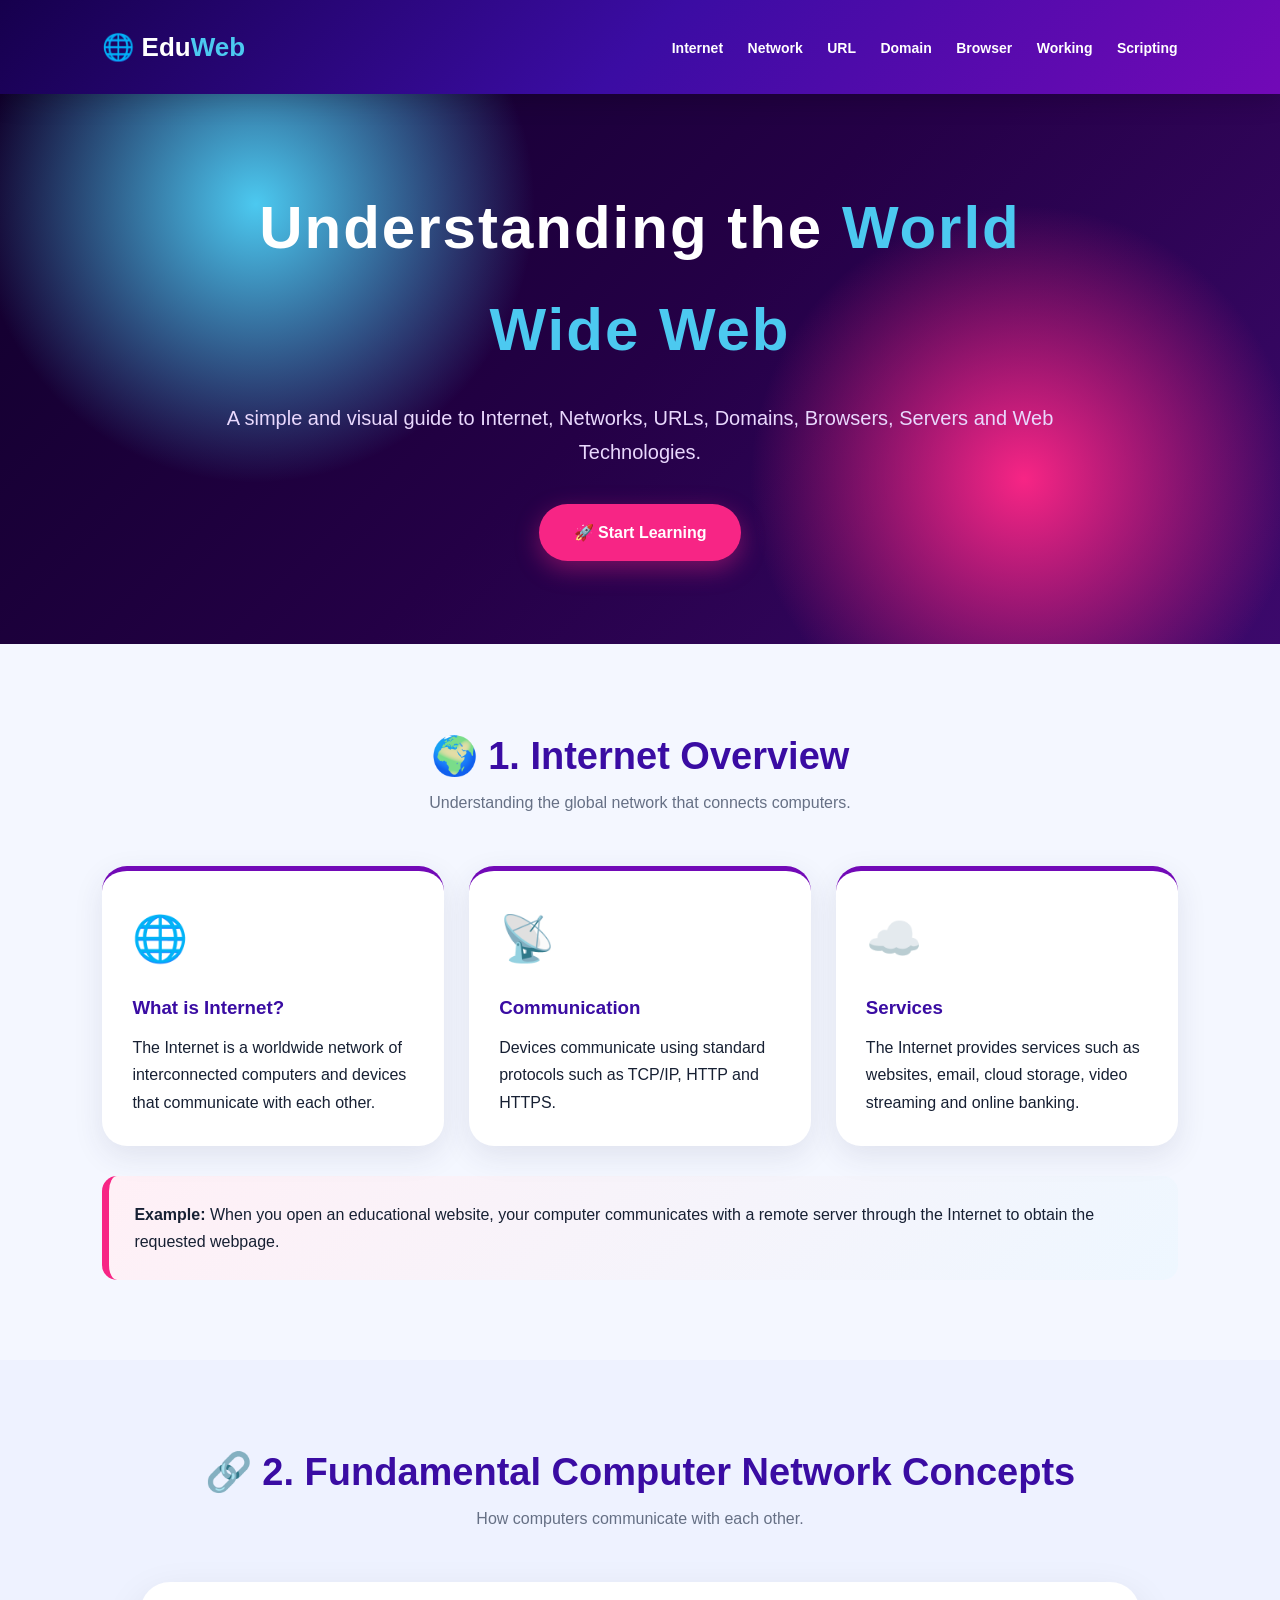
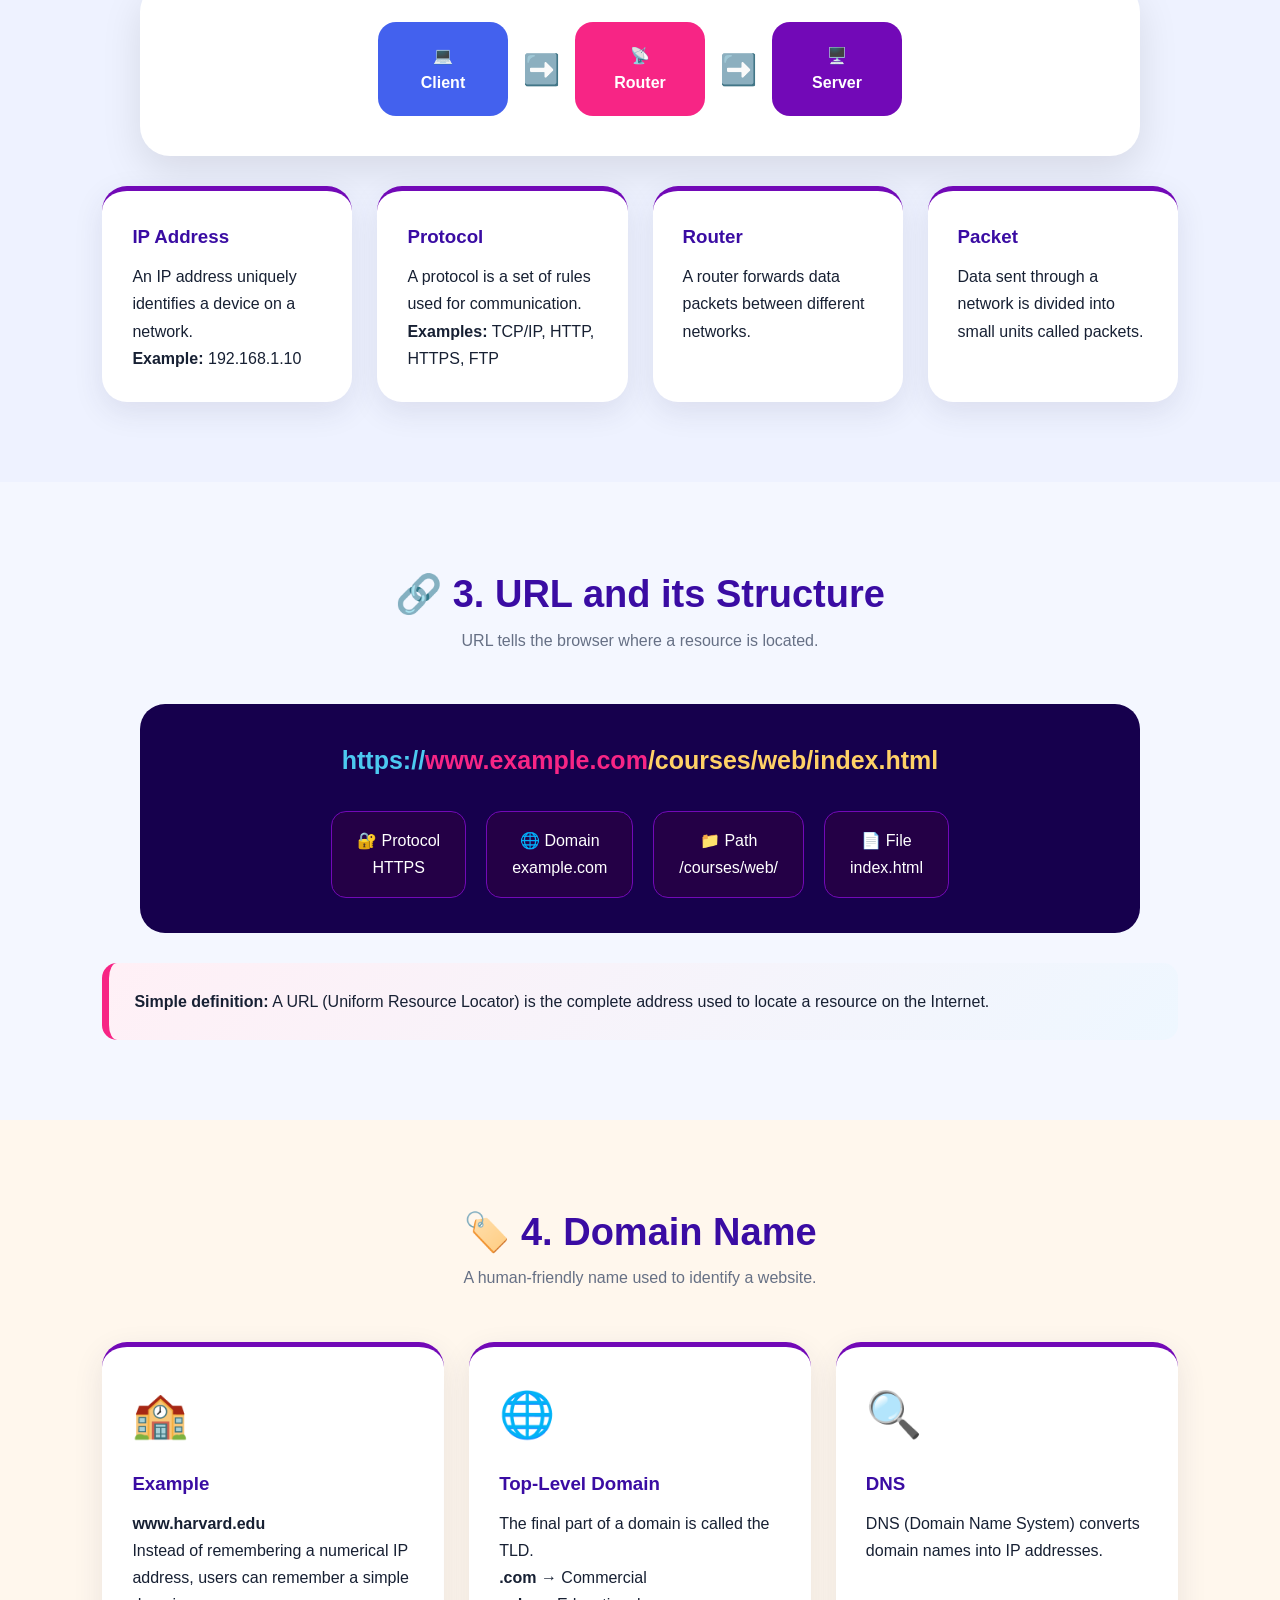
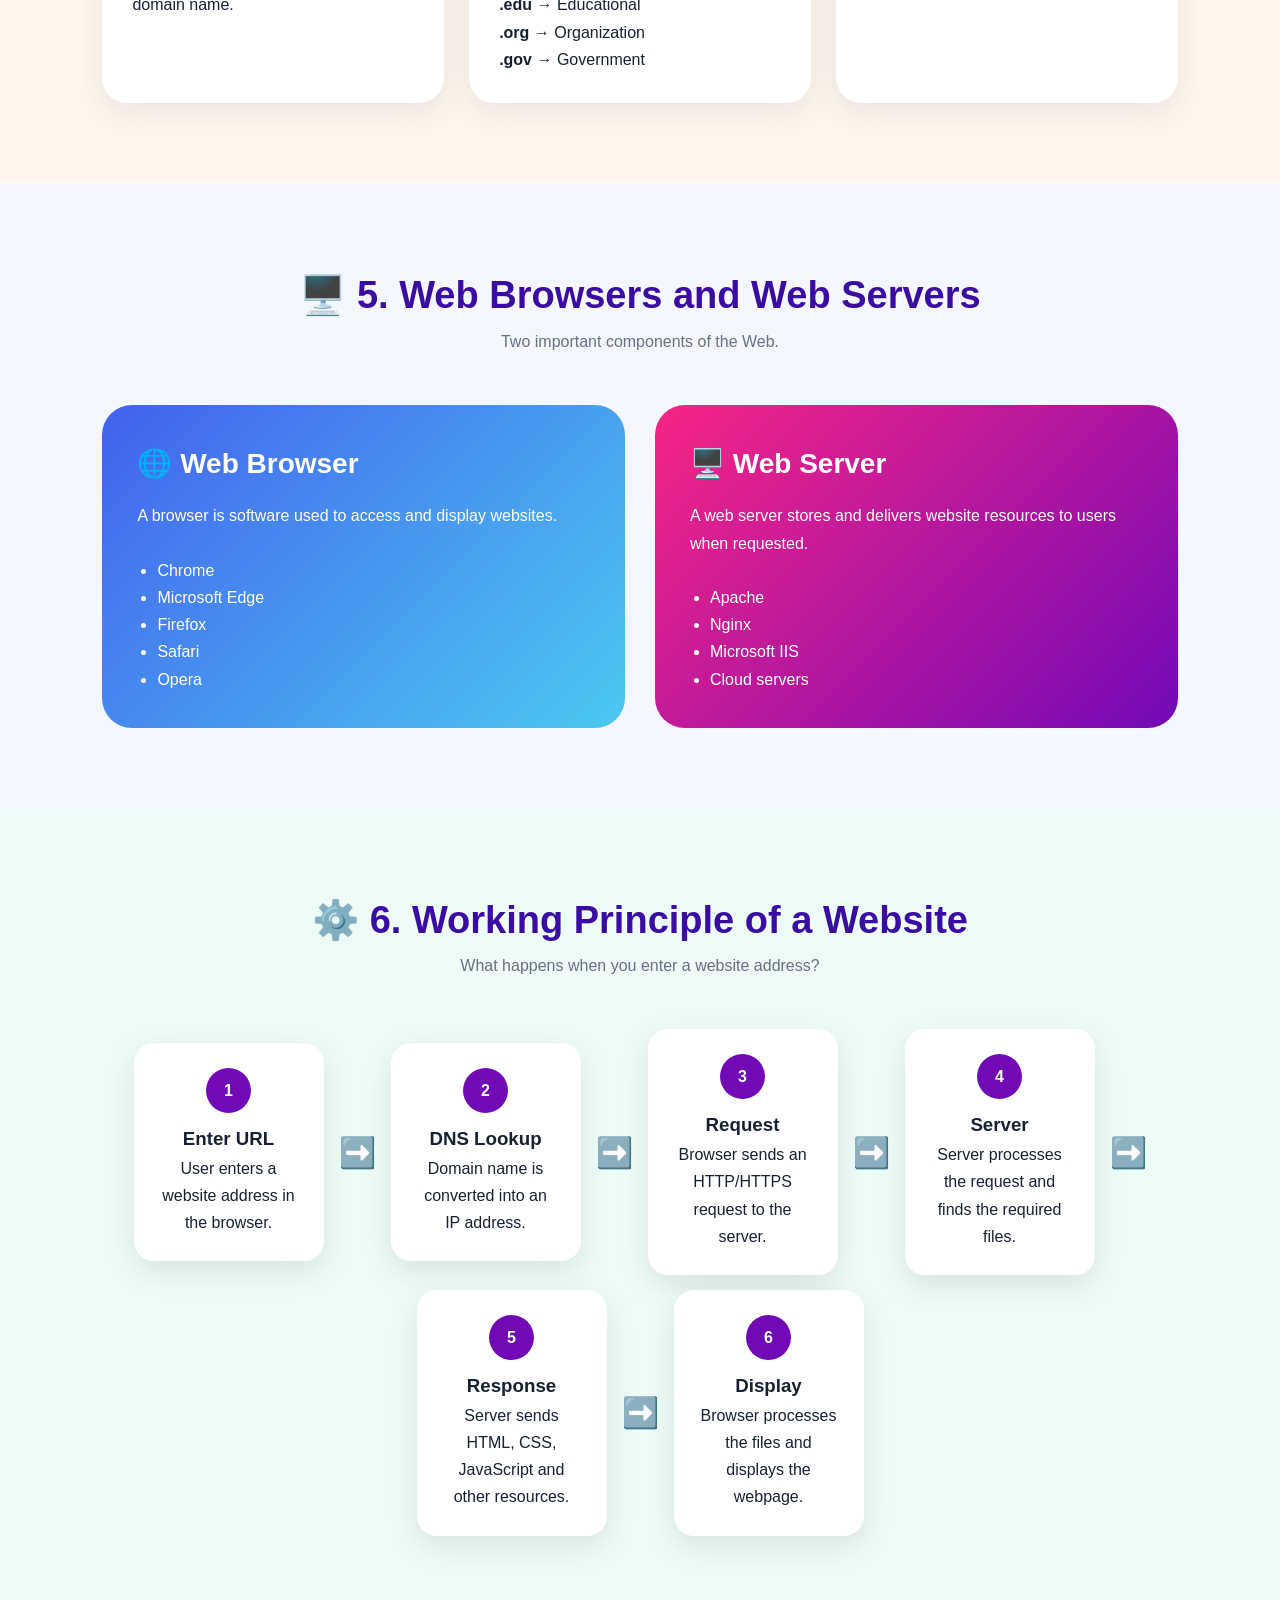
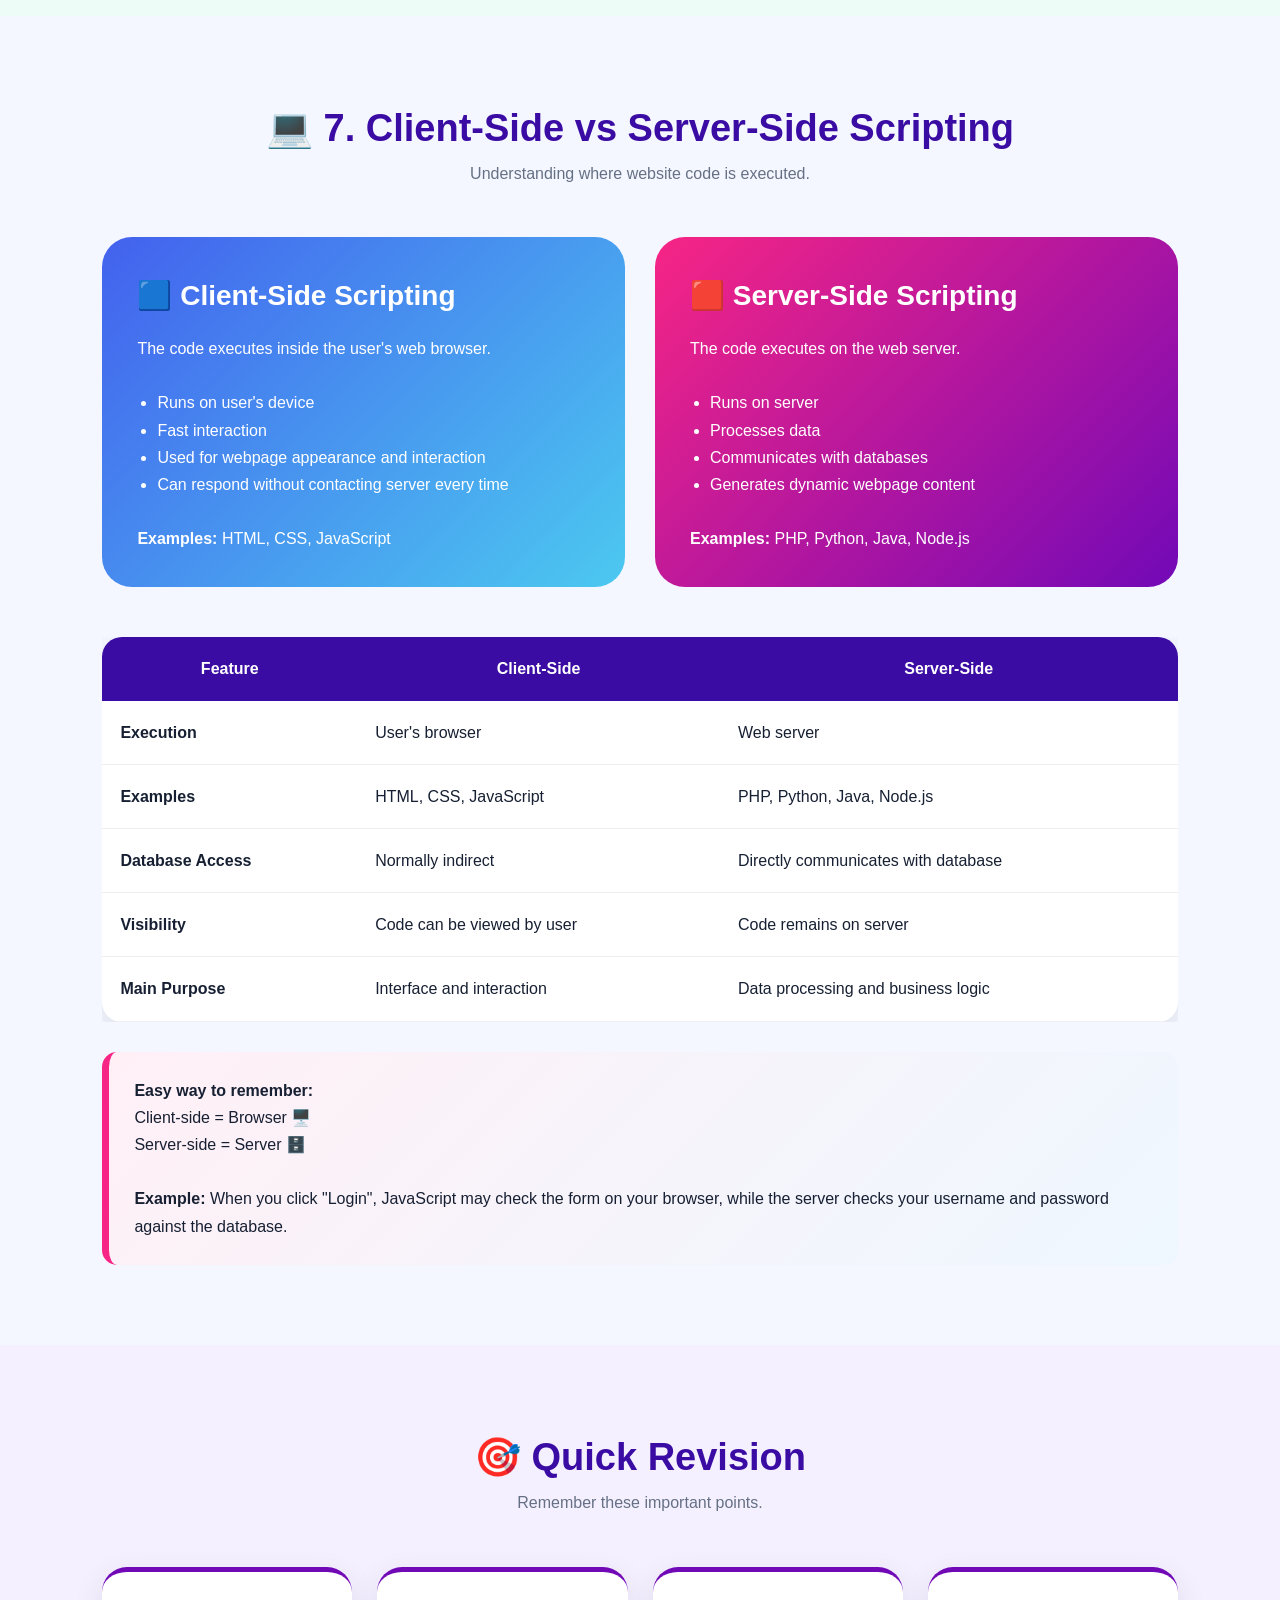
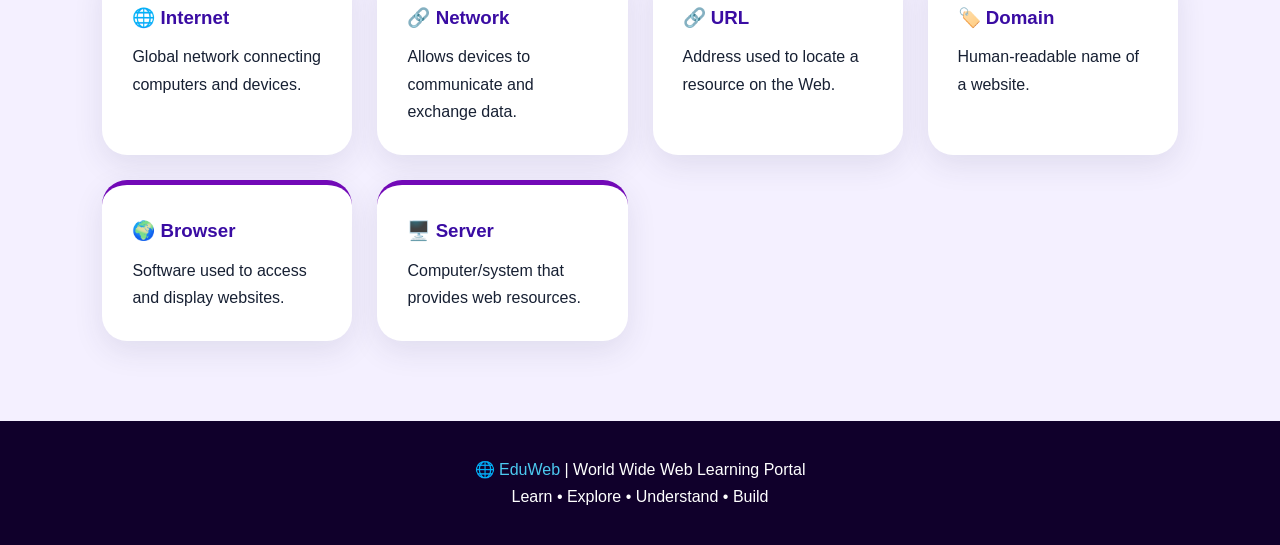
<file: index2.html>
<!DOCTYPE html>
<html lang="en">
<head>
<meta charset="UTF-8">
<meta name="viewport" content="width=device-width, initial-scale=1.0">
<title>World Wide Web - Educational Guide</title>
<link rel="stylesheet" href="style.css">
</head>
<body>

<header>
<div class="header-content">
<div class="logo">🌐 Edu<span>Web</span></div>
<nav>
<a href="#internet">Internet</a>
<a href="#network">Network</a>
<a href="#url">URL</a>
<a href="#domain">Domain</a>
<a href="#browser">Browser</a>
<a href="#working">Working</a>
<a href="#scripting">Scripting</a>
</nav>
</div>
</header>

<section class="hero">
<div class="hero-content">
<h1>Understanding the <span>World Wide Web</span></h1>
<p>A simple and visual guide to Internet, Networks, URLs, Domains, Browsers, Servers and Web Technologies.</p>
<a href="#internet" class="hero-button">🚀 Start Learning</a>
</div>
</section>

<section id="internet">
<div class="section-title">
<h2>🌍 1. Internet Overview</h2>
<p>Understanding the global network that connects computers.</p>
</div>
<div class="cards">
<div class="card"><div class="icon">🌐</div><h3>What is Internet?</h3><p>The Internet is a worldwide network of interconnected computers and devices that communicate with each other.</p></div>
<div class="card"><div class="icon">📡</div><h3>Communication</h3><p>Devices communicate using standard protocols such as TCP/IP, HTTP and HTTPS.</p></div>
<div class="card"><div class="icon">☁️</div><h3>Services</h3><p>The Internet provides services such as websites, email, cloud storage, video streaming and online banking.</p></div>
</div>
<div class="highlight"><strong>Example:</strong> When you open an educational website, your computer communicates with a remote server through the Internet to obtain the requested webpage.</div>
</section>

<section id="network" style="background:#eef2ff;">
<div class="section-title">
<h2>🔗 2. Fundamental Computer Network Concepts</h2>
<p>How computers communicate with each other.</p>
</div>
<div class="diagram">
<div class="network">
<div class="node client">💻<br>Client</div>
<div class="arrow">➡️</div>
<div class="node router">📡<br>Router</div>
<div class="arrow">➡️</div>
<div class="node server">🖥️<br>Server</div>
</div>
</div>
<div class="cards">
<div class="card"><h3>IP Address</h3><p>An IP address uniquely identifies a device on a network.</p><p><b>Example:</b> 192.168.1.10</p></div>
<div class="card"><h3>Protocol</h3><p>A protocol is a set of rules used for communication.</p><p><b>Examples:</b> TCP/IP, HTTP, HTTPS, FTP</p></div>
<div class="card"><h3>Router</h3><p>A router forwards data packets between different networks.</p></div>
<div class="card"><h3>Packet</h3><p>Data sent through a network is divided into small units called packets.</p></div>
</div>
</section>

<section id="url">
<div class="section-title">
<h2>🔗 3. URL and its Structure</h2>
<p>URL tells the browser where a resource is located.</p>
</div>
<div class="url-box">
<div class="url"><span class="protocol">https://</span><span class="domain">www.example.com</span><span class="path">/courses/web/index.html</span></div>
<div class="url-parts">
<div class="part">🔐 Protocol<br>HTTPS</div>
<div class="part">🌐 Domain<br>example.com</div>
<div class="part">📁 Path<br>/courses/web/</div>
<div class="part">📄 File<br>index.html</div>
</div>
</div>
<div class="highlight"><strong>Simple definition:</strong> A URL (Uniform Resource Locator) is the complete address used to locate a resource on the Internet.</div>
</section>

<section id="domain" style="background:#fff7ed;">
<div class="section-title">
<h2>🏷️ 4. Domain Name</h2>
<p>A human-friendly name used to identify a website.</p>
</div>
<div class="cards">
<div class="card"><div class="icon">🏫</div><h3>Example</h3><p><b>www.harvard.edu</b></p><p>Instead of remembering a numerical IP address, users can remember a simple domain name.</p></div>
<div class="card"><div class="icon">🌐</div><h3>Top-Level Domain</h3><p>The final part of a domain is called the TLD.</p><p><b>.com</b> → Commercial<br><b>.edu</b> → Educational<br><b>.org</b> → Organization<br><b>.gov</b> → Government</p></div>
<div class="card"><div class="icon">🔍</div><h3>DNS</h3><p>DNS (Domain Name System) converts domain names into IP addresses.</p></div>
</div>
</section>

<section id="browser">
<div class="section-title">
<h2>🖥️ 5. Web Browsers and Web Servers</h2>
<p>Two important components of the Web.</p>
</div>
<div class="comparison">
<div class="compare-card client-side">
<h3>🌐 Web Browser</h3>
<p>A browser is software used to access and display websites.</p><br>
<ul><li>Chrome</li><li>Microsoft Edge</li><li>Firefox</li><li>Safari</li><li>Opera</li></ul>
</div>
<div class="compare-card server-side">
<h3>🖥️ Web Server</h3>
<p>A web server stores and delivers website resources to users when requested.</p><br>
<ul><li>Apache</li><li>Nginx</li><li>Microsoft IIS</li><li>Cloud servers</li></ul>
</div>
</div>
</section>

<section id="working" style="background:#eefcf7;">
<div class="section-title">
<h2>⚙️ 6. Working Principle of a Website</h2>
<p>What happens when you enter a website address?</p>
</div>
<div class="workflow">
<div class="step"><div class="step-number">1</div><h3>Enter URL</h3><p>User enters a website address in the browser.</p></div>
<div class="arrow">➡️</div>
<div class="step"><div class="step-number">2</div><h3>DNS Lookup</h3><p>Domain name is converted into an IP address.</p></div>
<div class="arrow">➡️</div>
<div class="step"><div class="step-number">3</div><h3>Request</h3><p>Browser sends an HTTP/HTTPS request to the server.</p></div>
<div class="arrow">➡️</div>
<div class="step"><div class="step-number">4</div><h3>Server</h3><p>Server processes the request and finds the required files.</p></div>
<div class="arrow">➡️</div>
<div class="step"><div class="step-number">5</div><h3>Response</h3><p>Server sends HTML, CSS, JavaScript and other resources.</p></div>
<div class="arrow">➡️</div>
<div class="step"><div class="step-number">6</div><h3>Display</h3><p>Browser processes the files and displays the webpage.</p></div>
</div>
</section>

<section id="scripting">
<div class="section-title">
<h2>💻 7. Client-Side vs Server-Side Scripting</h2>
<p>Understanding where website code is executed.</p>
</div>
<div class="comparison">
<div class="compare-card client-side">
<h3>🟦 Client-Side Scripting</h3>
<p>The code executes inside the user's web browser.</p><br>
<ul><li>Runs on user's device</li><li>Fast interaction</li><li>Used for webpage appearance and interaction</li><li>Can respond without contacting server every time</li></ul><br>
<p><b>Examples:</b> HTML, CSS, JavaScript</p>
</div>
<div class="compare-card server-side">
<h3>🟥 Server-Side Scripting</h3>
<p>The code executes on the web server.</p><br>
<ul><li>Runs on server</li><li>Processes data</li><li>Communicates with databases</li><li>Generates dynamic webpage content</li></ul><br>
<p><b>Examples:</b> PHP, Python, Java, Node.js</p>
</div>
</div>

<div class="table-container">
<table>
<tr><th>Feature</th><th>Client-Side</th><th>Server-Side</th></tr>
<tr><td><b>Execution</b></td><td>User's browser</td><td>Web server</td></tr>
<tr><td><b>Examples</b></td><td>HTML, CSS, JavaScript</td><td>PHP, Python, Java, Node.js</td></tr>
<tr><td><b>Database Access</b></td><td>Normally indirect</td><td>Directly communicates with database</td></tr>
<tr><td><b>Visibility</b></td><td>Code can be viewed by user</td><td>Code remains on server</td></tr>
<tr><td><b>Main Purpose</b></td><td>Interface and interaction</td><td>Data processing and business logic</td></tr>
</table>
</div>

<div class="highlight">
<strong>Easy way to remember:</strong><br>
Client-side = Browser 🖥️<br>
Server-side = Server 🗄️<br><br>
<b>Example:</b> When you click "Login", JavaScript may check the form on your browser, while the server checks your username and password against the database.
</div>
</section>

<section style="background:#f4f0ff;">
<div class="section-title">
<h2>🎯 Quick Revision</h2>
<p>Remember these important points.</p>
</div>
<div class="cards">
<div class="card"><h3>🌐 Internet</h3><p>Global network connecting computers and devices.</p></div>
<div class="card"><h3>🔗 Network</h3><p>Allows devices to communicate and exchange data.</p></div>
<div class="card"><h3>🔗 URL</h3><p>Address used to locate a resource on the Web.</p></div>
<div class="card"><h3>🏷️ Domain</h3><p>Human-readable name of a website.</p></div>
<div class="card"><h3>🌍 Browser</h3><p>Software used to access and display websites.</p></div>
<div class="card"><h3>🖥️ Server</h3><p>Computer/system that provides web resources.</p></div>
</div>
</section>

<footer>
<p>🌐 <span>EduWeb</span> | World Wide Web Learning Portal</p>
<p>Learn • Explore • Understand • Build</p>
</footer>

</body>
</html>
</file>
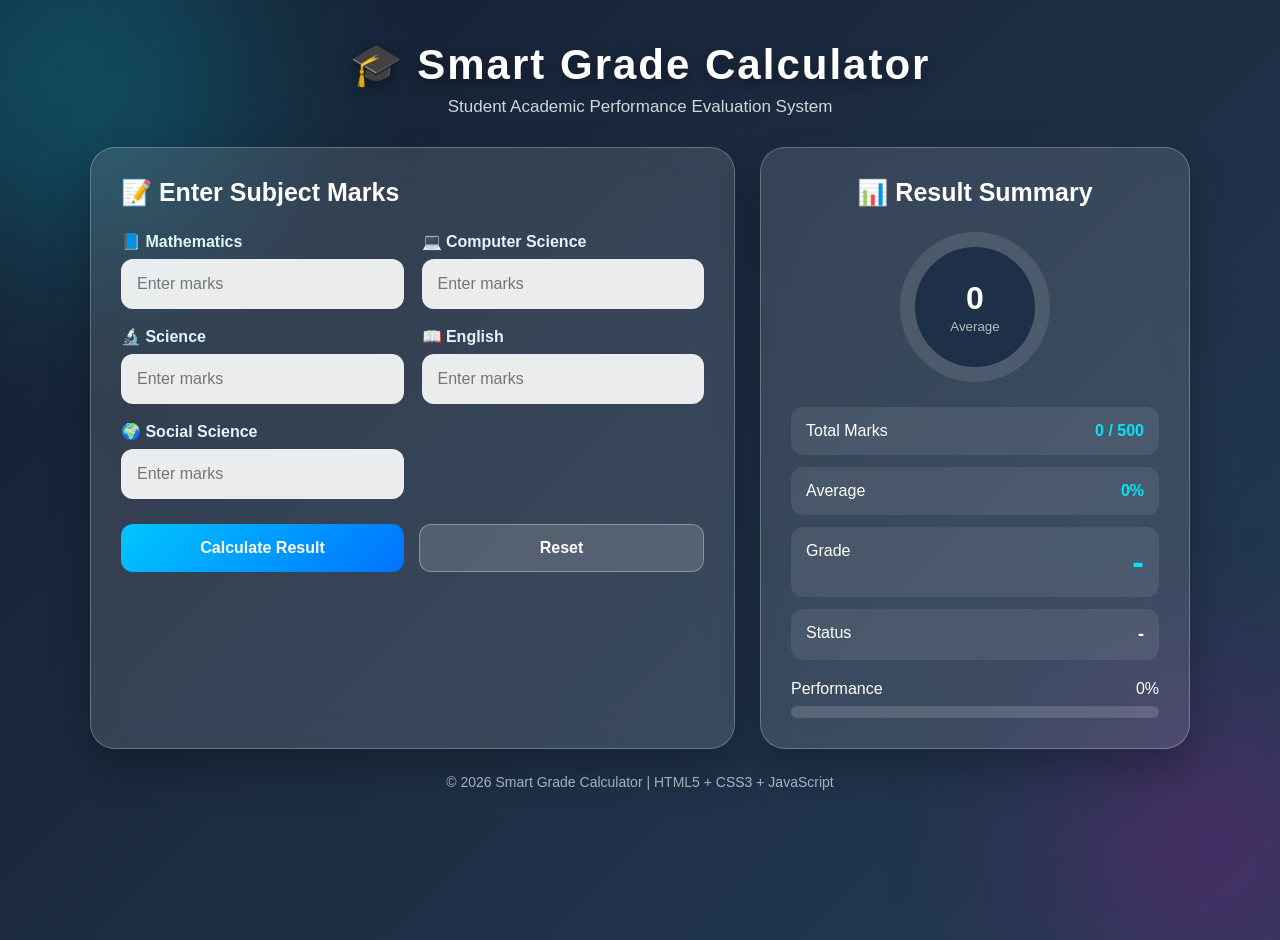
<file: index4.html>
<!DOCTYPE html>
<html lang="en">
<head>
<meta charset="UTF-8">
<meta name="viewport" content="width=device-width, initial-scale=1.0">
<title>Smart Student Grade Calculator</title>
<style>
* {
    margin: 0;
    padding: 0;
    box-sizing: border-box;
}
body {
    font-family: "Segoe UI", Arial, sans-serif;
    min-height: 100vh;
    background: linear-gradient(135deg, #141e30, #243b55);
    color: #fff;
    overflow-x: hidden;
}
body::before {
    content: "";
    position: fixed;
    width: 350px;
    height: 350px;
    background: #00e5ff;
    border-radius: 50%;
    filter: blur(100px);
    opacity: 0.25;
    top: -100px;
    left: -100px;
    animation: float 6s infinite alternate;
}
body::after {
    content: "";
    position: fixed;
    width: 300px;
    height: 300px;
    background: #ff00cc;
    border-radius: 50%;
    filter: blur(100px);
    opacity: 0.2;
    bottom: -100px;
    right: -80px;
    animation: float 7s infinite alternate-reverse;
}
.container {
    width: 92%;
    max-width: 1100px;
    margin: 40px auto;
    position: relative;
    z-index: 1;
}
.header {
    text-align: center;
    margin-bottom: 30px;
}
.header h1 {
    font-size: 42px;
    letter-spacing: 2px;
    text-shadow: 0 5px 15px rgba(0,0,0,0.4);
}
.header p {
    margin-top: 8px;
    color: #cfd8dc;
    font-size: 17px;
}
.main-box {
    display: grid;
    grid-template-columns: 1.2fr 0.8fr;
    gap: 25px;
}
.card {
    background: rgba(255,255,255,0.12);
    border: 1px solid rgba(255,255,255,0.25);
    border-radius: 25px;
    padding: 30px;
    backdrop-filter: blur(15px);
    box-shadow: 0 20px 40px rgba(0,0,0,0.25);
}
.card h2 {
    margin-bottom: 25px;
    font-size: 25px;
}
.subject-grid {
    display: grid;
    grid-template-columns: repeat(2, 1fr);
    gap: 18px;
}
.subject {
    position: relative;
}
.subject label {
    display: block;
    margin-bottom: 8px;
    font-weight: bold;
    color: #e0f7fa;
}
.subject input {
    width: 100%;
    padding: 14px;
    border: 2px solid transparent;
    border-radius: 12px;
    outline: none;
    background: rgba(255,255,255,0.9);
    color: #222;
    font-size: 16px;
    transition: 0.3s;
}
.subject input:focus {
    border-color: #00e5ff;
    box-shadow: 0 0 15px rgba(0,229,255,0.4);
    transform: translateY(-2px);
}
.buttons {
    display: flex;
    gap: 15px;
    margin-top: 25px;
}
button {
    flex: 1;
    padding: 14px;
    border: none;
    border-radius: 12px;
    font-size: 16px;
    font-weight: bold;
    cursor: pointer;
    transition: 0.3s;
}
.calculate {
    background: linear-gradient(135deg, #00c6ff, #0072ff);
    color: white;
}
.reset {
    background: rgba(255,255,255,0.15);
    color: white;
    border: 1px solid rgba(255,255,255,0.3);
}
button:hover {
    transform: translateY(-3px);
    box-shadow: 0 8px 20px rgba(0,0,0,0.3);
}
.result-card {
    text-align: center;
}
.result-circle {
    width: 150px;
    height: 150px;
    margin: 10px auto 25px;
    border-radius: 50%;
    background: conic-gradient(#00e5ff 0deg, rgba(255,255,255,0.1) 0deg);
    display: flex;
    align-items: center;
    justify-content: center;
    position: relative;
}
.result-circle::before {
    content: "";
    position: absolute;
    width: 120px;
    height: 120px;
    background: #1d3048;
    border-radius: 50%;
}
.average {
    position: relative;
    z-index: 2;
}
.average span {
    display: block;
    font-size: 32px;
    font-weight: bold;
}
.average small {
    color: #b0bec5;
}
.result-item {
    background: rgba(255,255,255,0.08);
    padding: 15px;
    margin: 12px 0;
    border-radius: 12px;
    display: flex;
    justify-content: space-between;
}
.result-item strong {
    color: #00e5ff;
}
.grade {
    font-size: 35px;
    font-weight: bold;
    color: #00e5ff;
}
.status {
    font-size: 18px;
    font-weight: bold;
}
.pass {
    color: #69f0ae;
}
.fail {
    color: #ff5252;
}
.progress-box {
    margin-top: 20px;
    text-align: left;
}
.progress-title {
    display: flex;
    justify-content: space-between;
    margin-bottom: 8px;
}
.progress {
    width: 100%;
    height: 12px;
    background: rgba(255,255,255,0.15);
    border-radius: 20px;
    overflow: hidden;
}
.progress-bar {
    width: 0%;
    height: 100%;
    background: linear-gradient(90deg, #00e5ff, #00ff87);
    border-radius: 20px;
    transition: width 1s ease;
}
.footer {
    text-align: center;
    margin-top: 25px;
    color: #b0bec5;
    font-size: 14px;
}
@keyframes float {
    from {
        transform: translate(0,0);
    }
    to {
        transform: translate(40px,50px);
    }
}
@media(max-width: 800px) {
    .main-box {
        grid-template-columns: 1fr;
    }
}
@media(max-width: 500px) {
    .subject-grid {
        grid-template-columns: 1fr;
    }
    .header h1 {
        font-size: 30px;
    }
    .buttons {
        flex-direction: column;
    }
}
</style>
</head>
<body>

<div class="container">

    <div class="header">
        <h1>🎓 Smart Grade Calculator</h1>
        <p>Student Academic Performance Evaluation System</p>
    </div>

    <div class="main-box">

        <div class="card">
            <h2>📝 Enter Subject Marks</h2>

            <div class="subject-grid">

                <div class="subject">
                    <label>📘 Mathematics</label>
                    <input type="number" id="math" min="0" max="100" placeholder="Enter marks">
                </div>

                <div class="subject">
                    <label>💻 Computer Science</label>
                    <input type="number" id="computer" min="0" max="100" placeholder="Enter marks">
                </div>

                <div class="subject">
                    <label>🔬 Science</label>
                    <input type="number" id="science" min="0" max="100" placeholder="Enter marks">
                </div>

                <div class="subject">
                    <label>📖 English</label>
                    <input type="number" id="english" min="0" max="100" placeholder="Enter marks">
                </div>

                <div class="subject">
                    <label>🌍 Social Science</label>
                    <input type="number" id="social" min="0" max="100" placeholder="Enter marks">
                </div>

            </div>

            <div class="buttons">
                <button class="calculate" onclick="calculateGrade()">Calculate Result</button>
                <button class="reset" onclick="resetForm()">Reset</button>
            </div>
        </div>

        <div class="card result-card">
            <h2>📊 Result Summary</h2>

            <div class="result-circle" id="resultCircle">
                <div class="average">
                    <span id="average">0</span>
                    <small>Average</small>
                </div>
            </div>

            <div class="result-item">
                <span>Total Marks</span>
                <strong id="total">0 / 500</strong>
            </div>

            <div class="result-item">
                <span>Average</span>
                <strong id="averageText">0%</strong>
            </div>

            <div class="result-item">
                <span>Grade</span>
                <span class="grade" id="grade">-</span>
            </div>

            <div class="result-item">
                <span>Status</span>
                <span class="status" id="status">-</span>
            </div>

            <div class="progress-box">
                <div class="progress-title">
                    <span>Performance</span>
                    <span id="percentage">0%</span>
                </div>
                <div class="progress">
                    <div class="progress-bar" id="progressBar"></div>
                </div>
            </div>

        </div>

    </div>

    <div class="footer">
        © 2026 Smart Grade Calculator | HTML5 + CSS3 + JavaScript
    </div>

</div>

<script>
function calculateGrade() {

    let math = Number(document.getElementById("math").value);
    let computer = Number(document.getElementById("computer").value);
    let science = Number(document.getElementById("science").value);
    let english = Number(document.getElementById("english").value);
    let social = Number(document.getElementById("social").value);

    let marks = [math, computer, science, english, social];

    for (let i = 0; i < marks.length; i++) {
        if (marks[i] < 0 || marks[i] > 100 || isNaN(marks[i])) {
            alert("Please enter valid marks between 0 and 100 for all subjects.");
            return;
        }
    }

    let total = math + computer + science + english + social;
    let average = total / 5;
    let grade;
    let status;

    if (average >= 90) {
        grade = "A+";
    } else if (average >= 80) {
        grade = "A";
    } else if (average >= 70) {
        grade = "B";
    } else if (average >= 60) {
        grade = "C";
    } else if (average >= 50) {
        grade = "D";
    } else {
        grade = "F";
    }

    if (marks.some(mark => mark < 35)) {
        status = "FAIL";
    } else {
        status = "PASS";
    }

    document.getElementById("total").textContent = total + " / 500";
    document.getElementById("average").textContent = average.toFixed(1);
    document.getElementById("averageText").textContent = average.toFixed(1) + "%";
    document.getElementById("grade").textContent = grade;
    document.getElementById("status").textContent = status;
    document.getElementById("percentage").textContent = average.toFixed(1) + "%";

    document.getElementById("progressBar").style.width = average + "%";

    let degree = average * 3.6;
    document.getElementById("resultCircle").style.background =
        "conic-gradient(#00e5ff " + degree + "deg, rgba(255,255,255,0.1) " + degree + "deg)";

    if (status === "PASS") {
        document.getElementById("status").className = "status pass";
    } else {
        document.getElementById("status").className = "status fail";
    }
}

function resetForm() {

    document.getElementById("math").value = "";
    document.getElementById("computer").value = "";
    document.getElementById("science").value = "";
    document.getElementById("english").value = "";
    document.getElementById("social").value = "";

    document.getElementById("total").textContent = "0 / 500";
    document.getElementById("average").textContent = "0";
    document.getElementById("averageText").textContent = "0%";
    document.getElementById("grade").textContent = "-";
    document.getElementById("status").textContent = "-";
    document.getElementById("percentage").textContent = "0%";

    document.getElementById("progressBar").style.width = "0%";

    document.getElementById("resultCircle").style.background =
        "conic-gradient(#00e5ff 0deg, rgba(255,255,255,0.1) 0deg)";
}
</script>

</body>
</html>
</file>
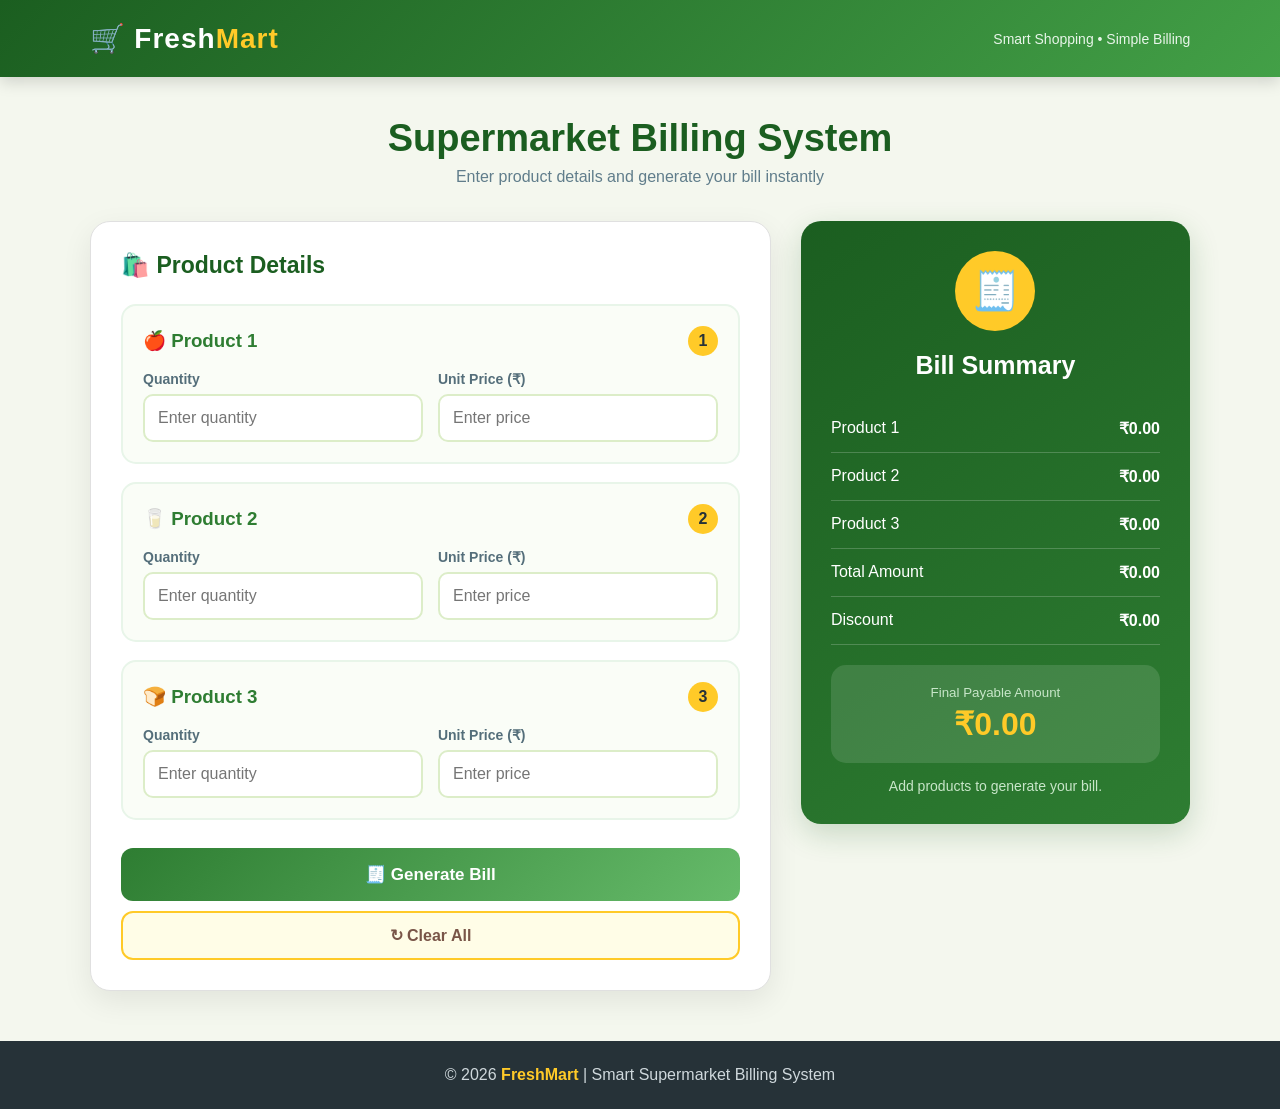
<file: index5.html>
<!DOCTYPE html>
<html lang="en">
<head>
<meta charset="UTF-8">
<meta name="viewport" content="width=device-width, initial-scale=1.0">
<title>Smart Supermarket Billing System</title>
<style>
* {
    margin: 0;
    padding: 0;
    box-sizing: border-box;
}
body {
    font-family: "Segoe UI", Arial, sans-serif;
    min-height: 100vh;
    background: #f4f7ee;
    color: #263238;
}
header {
    background: linear-gradient(135deg, #1b5e20, #43a047);
    color: white;
    padding: 22px 7%;
    display: flex;
    justify-content: space-between;
    align-items: center;
    box-shadow: 0 5px 15px rgba(0,0,0,0.15);
}
.logo {
    font-size: 28px;
    font-weight: bold;
    letter-spacing: 1px;
}
.logo span {
    color: #ffca28;
}
.tagline {
    font-size: 14px;
    color: #e8f5e9;
}
.container {
    width: 90%;
    max-width: 1100px;
    margin: 40px auto;
}
.title {
    text-align: center;
    margin-bottom: 35px;
}
.title h1 {
    font-size: 38px;
    color: #1b5e20;
}
.title p {
    margin-top: 8px;
    color: #607d8b;
}
.billing-layout {
    display: grid;
    grid-template-columns: 1.4fr 0.8fr;
    gap: 30px;
}
.card {
    background: white;
    border-radius: 20px;
    padding: 30px;
    box-shadow: 0 10px 30px rgba(0,0,0,0.08);
    border: 1px solid #e0e0e0;
}
.card-title {
    display: flex;
    align-items: center;
    gap: 10px;
    margin-bottom: 25px;
    color: #1b5e20;
    font-size: 23px;
}
.product {
    background: #fafdf7;
    border: 2px solid #e8f5e9;
    border-radius: 15px;
    padding: 20px;
    margin-bottom: 18px;
    transition: 0.3s;
}
.product:hover {
    border-color: #66bb6a;
    transform: translateY(-3px);
    box-shadow: 0 8px 18px rgba(67,160,71,0.12);
}
.product-heading {
    display: flex;
    justify-content: space-between;
    align-items: center;
    margin-bottom: 15px;
}
.product-heading h3 {
    color: #2e7d32;
}
.product-number {
    background: #ffca28;
    color: #263238;
    width: 30px;
    height: 30px;
    border-radius: 50%;
    display: flex;
    align-items: center;
    justify-content: center;
    font-weight: bold;
}
.input-group {
    display: grid;
    grid-template-columns: 1fr 1fr;
    gap: 15px;
}
.input-box label {
    display: block;
    font-size: 14px;
    font-weight: bold;
    margin-bottom: 7px;
    color: #546e7a;
}
.input-box input {
    width: 100%;
    padding: 13px;
    border: 2px solid #dcedc8;
    border-radius: 10px;
    outline: none;
    font-size: 16px;
    background: white;
    transition: 0.3s;
}
.input-box input:focus {
    border-color: #43a047;
    box-shadow: 0 0 8px rgba(67,160,71,0.2);
}
.calculate-btn {
    width: 100%;
    padding: 16px;
    margin-top: 10px;
    border: none;
    border-radius: 12px;
    background: linear-gradient(135deg, #2e7d32, #66bb6a);
    color: white;
    font-size: 17px;
    font-weight: bold;
    cursor: pointer;
    transition: 0.3s;
}
.calculate-btn:hover {
    transform: translateY(-3px);
    box-shadow: 0 8px 18px rgba(46,125,50,0.3);
}
.reset-btn {
    width: 100%;
    padding: 13px;
    margin-top: 10px;
    border: 2px solid #ffca28;
    border-radius: 12px;
    background: #fffde7;
    color: #795548;
    font-size: 16px;
    font-weight: bold;
    cursor: pointer;
    transition: 0.3s;
}
.reset-btn:hover {
    background: #ffca28;
}
.summary {
    background: linear-gradient(145deg, #1b5e20, #2e7d32);
    color: white;
    border-radius: 20px;
    padding: 30px;
    box-shadow: 0 10px 30px rgba(27,94,32,0.2);
    height: fit-content;
    position: sticky;
    top: 20px;
}
.summary h2 {
    text-align: center;
    margin-bottom: 25px;
    font-size: 25px;
}
.bill-icon {
    width: 80px;
    height: 80px;
    margin: 0 auto 20px;
    background: #ffca28;
    color: #263238;
    border-radius: 50%;
    display: flex;
    align-items: center;
    justify-content: center;
    font-size: 38px;
    animation: bounce 2s infinite;
}
.bill-row {
    display: flex;
    justify-content: space-between;
    padding: 14px 0;
    border-bottom: 1px solid rgba(255,255,255,0.2);
}
.bill-row span:last-child {
    font-weight: bold;
}
.discount {
    background: #ffca28;
    color: #263238;
    padding: 12px;
    margin: 20px 0;
    border-radius: 10px;
    text-align: center;
    font-weight: bold;
    display: none;
}
.final-bill {
    margin-top: 20px;
    padding: 20px;
    border-radius: 15px;
    background: rgba(255,255,255,0.12);
    text-align: center;
}
.final-bill small {
    display: block;
    color: #c8e6c9;
    margin-bottom: 5px;
}
.final-bill strong {
    font-size: 32px;
    color: #ffca28;
}
.message {
    text-align: center;
    margin-top: 15px;
    color: #c8e6c9;
    font-size: 14px;
}
footer {
    margin-top: 50px;
    background: #263238;
    color: #cfd8dc;
    text-align: center;
    padding: 25px;
}
footer strong {
    color: #ffca28;
}
@keyframes bounce {
    0%, 100% {
        transform: translateY(0);
    }
    50% {
        transform: translateY(-8px);
    }
}
@media (max-width: 800px) {
    header {
        flex-direction: column;
        gap: 8px;
        text-align: center;
    }
    .billing-layout {
        grid-template-columns: 1fr;
    }
    .summary {
        position: static;
    }
}
@media (max-width: 500px) {
    .input-group {
        grid-template-columns: 1fr;
    }
    .title h1 {
        font-size: 28px;
    }
    .container {
        width: 94%;
    }
}
</style>
</head>
<body>

<header>
    <div class="logo">🛒 Fresh<span>Mart</span></div>
    <div class="tagline">Smart Shopping • Simple Billing</div>
</header>

<div class="container">

    <div class="title">
        <h1>Supermarket Billing System</h1>
        <p>Enter product details and generate your bill instantly</p>
    </div>

    <div class="billing-layout">

        <div class="card">
            <h2 class="card-title">🛍️ Product Details</h2>

            <div class="product">
                <div class="product-heading">
                    <h3>🍎 Product 1</h3>
                    <div class="product-number">1</div>
                </div>

                <div class="input-group">
                    <div class="input-box">
                        <label>Quantity</label>
                        <input type="number" id="quantity1" min="0" placeholder="Enter quantity">
                    </div>

                    <div class="input-box">
                        <label>Unit Price (₹)</label>
                        <input type="number" id="price1" min="0" placeholder="Enter price">
                    </div>
                </div>
            </div>

            <div class="product">
                <div class="product-heading">
                    <h3>🥛 Product 2</h3>
                    <div class="product-number">2</div>
                </div>

                <div class="input-group">
                    <div class="input-box">
                        <label>Quantity</label>
                        <input type="number" id="quantity2" min="0" placeholder="Enter quantity">
                    </div>

                    <div class="input-box">
                        <label>Unit Price (₹)</label>
                        <input type="number" id="price2" min="0" placeholder="Enter price">
                    </div>
                </div>
            </div>

            <div class="product">
                <div class="product-heading">
                    <h3>🍞 Product 3</h3>
                    <div class="product-number">3</div>
                </div>

                <div class="input-group">
                    <div class="input-box">
                        <label>Quantity</label>
                        <input type="number" id="quantity3" min="0" placeholder="Enter quantity">
                    </div>

                    <div class="input-box">
                        <label>Unit Price (₹)</label>
                        <input type="number" id="price3" min="0" placeholder="Enter price">
                    </div>
                </div>
            </div>

            <button class="calculate-btn" onclick="generateBill()">
                🧾 Generate Bill
            </button>

            <button class="reset-btn" onclick="resetBill()">
                ↻ Clear All
            </button>
        </div>

        <div class="summary">

            <div class="bill-icon">🧾</div>

            <h2>Bill Summary</h2>

            <div class="bill-row">
                <span>Product 1</span>
                <span id="amount1">₹0.00</span>
            </div>

            <div class="bill-row">
                <span>Product 2</span>
                <span id="amount2">₹0.00</span>
            </div>

            <div class="bill-row">
                <span>Product 3</span>
                <span id="amount3">₹0.00</span>
            </div>

            <div class="bill-row">
                <span>Total Amount</span>
                <span id="total">₹0.00</span>
            </div>

            <div class="discount" id="discount">
                🎉 10% Discount Applied!
            </div>

            <div class="bill-row">
                <span>Discount</span>
                <span id="discountAmount">₹0.00</span>
            </div>

            <div class="final-bill">
                <small>Final Payable Amount</small>
                <strong id="finalAmount">₹0.00</strong>
            </div>

            <p class="message" id="message">
                Add products to generate your bill.
            </p>

        </div>

    </div>
</div>

<footer>
    <p>© 2026 <strong>FreshMart</strong> | Smart Supermarket Billing System</p>
</footer>

<script>
function generateBill() {

    let quantity1 = Number(document.getElementById("quantity1").value);
    let price1 = Number(document.getElementById("price1").value);

    let quantity2 = Number(document.getElementById("quantity2").value);
    let price2 = Number(document.getElementById("price2").value);

    let quantity3 = Number(document.getElementById("quantity3").value);
    let price3 = Number(document.getElementById("price3").value);

    if (
        quantity1 < 0 || price1 < 0 ||
        quantity2 < 0 || price2 < 0 ||
        quantity3 < 0 || price3 < 0
    ) {
        alert("Please enter valid positive values.");
        return;
    }

    let amount1 = quantity1 * price1;
    let amount2 = quantity2 * price2;
    let amount3 = quantity3 * price3;

    let total = amount1 + amount2 + amount3;
    let discount = 0;

    if (total > 2000) {
        discount = total * 0.10;
    }

    let finalAmount = total - discount;

    document.getElementById("amount1").textContent =
        "₹" + amount1.toFixed(2);

    document.getElementById("amount2").textContent =
        "₹" + amount2.toFixed(2);

    document.getElementById("amount3").textContent =
        "₹" + amount3.toFixed(2);

    document.getElementById("total").textContent =
        "₹" + total.toFixed(2);

    document.getElementById("discountAmount").textContent =
        "₹" + discount.toFixed(2);

    document.getElementById("finalAmount").textContent =
        "₹" + finalAmount.toFixed(2);

    if (discount > 0) {
        document.getElementById("discount").style.display = "block";
        document.getElementById("message").textContent =
            "Congratulations! You saved ₹" + discount.toFixed(2);
    } else {
        document.getElementById("discount").style.display = "none";
        document.getElementById("message").textContent =
            "Add more products to unlock a 10% discount above ₹2000.";
    }
}

function resetBill() {

    document.getElementById("quantity1").value = "";
    document.getElementById("price1").value = "";

    document.getElementById("quantity2").value = "";
    document.getElementById("price2").value = "";

    document.getElementById("quantity3").value = "";
    document.getElementById("price3").value = "";

    document.getElementById("amount1").textContent = "₹0.00";
    document.getElementById("amount2").textContent = "₹0.00";
    document.getElementById("amount3").textContent = "₹0.00";
    document.getElementById("total").textContent = "₹0.00";
    document.getElementById("discountAmount").textContent = "₹0.00";
    document.getElementById("finalAmount").textContent = "₹0.00";

    document.getElementById("discount").style.display = "none";

    document.getElementById("message").textContent =
        "Add products to generate your bill.";
}
</script>

</body>
</html>
</file>
<file: style.css>
*{
    margin:0;
    padding:0;
    box-sizing:border-box;
    scroll-behavior:smooth;
}

body{
    font-family:"Segoe UI",Arial,sans-serif;
    background:#f4f7ff;
    color:#172033;
    line-height:1.7;
}

header{
    background:linear-gradient(135deg,#16004d,#3b0ca3,#7209b7);
    color:white;
    padding:25px 8%;
    position:sticky;
    top:0;
    z-index:1000;
    box-shadow:0 5px 25px rgba(0,0,0,.2);
}

.header-content{
    display:flex;
    justify-content:space-between;
    align-items:center;
    gap:20px;
}

.logo{
    font-size:26px;
    font-weight:bold;
}

.logo span{
    color:#4cc9f0;
}

nav a{
    color:white;
    text-decoration:none;
    margin-left:20px;
    font-size:14px;
    font-weight:600;
    transition:.3s;
}

nav a:hover{
    color:#4cc9f0;
}

.hero{
    min-height:550px;
    display:flex;
    justify-content:center;
    align-items:center;
    text-align:center;
    padding:60px 10%;
    color:white;
    background:
    radial-gradient(circle at 20% 20%,#4cc9f0 0%,transparent 25%),
    radial-gradient(circle at 80% 70%,#f72585 0%,transparent 25%),
    linear-gradient(135deg,#10002b,#240046,#3c096c);
}

.hero-content{
    max-width:900px;
}

.hero h1{
    font-size:60px;
    margin-bottom:20px;
    letter-spacing:2px;
}

.hero h1 span{
    color:#4cc9f0;
}

.hero p{
    font-size:20px;
    color:#e9d8fd;
    margin-bottom:35px;
}

.hero-button{
    display:inline-block;
    background:#f72585;
    color:white;
    padding:15px 35px;
    border-radius:50px;
    text-decoration:none;
    font-weight:bold;
    transition:.4s;
    box-shadow:0 8px 25px rgba(247,37,133,.4);
}

.hero-button:hover{
    transform:translateY(-5px) scale(1.05);
    background:#4cc9f0;
    color:#10002b;
}

section{
    padding:80px 8%;
}

.section-title{
    text-align:center;
    margin-bottom:50px;
}

.section-title h2{
    font-size:38px;
    color:#3a0ca3;
}

.section-title p{
    color:#667085;
}

.cards{
    display:grid;
    grid-template-columns:repeat(auto-fit,minmax(250px,1fr));
    gap:25px;
}

.card{
    background:white;
    padding:30px;
    border-radius:25px;
    box-shadow:0 10px 30px rgba(50,50,93,.1);
    border-top:5px solid #7209b7;
    transition:.4s;
}

.card:hover{
    transform:translateY(-10px);
    box-shadow:0 20px 40px rgba(114,9,183,.2);
}

.icon{
    font-size:45px;
    margin-bottom:15px;
}

.card h3{
    color:#3a0ca3;
    margin-bottom:10px;
}

.diagram{
    margin:30px auto;
    max-width:1000px;
    padding:40px;
    background:white;
    border-radius:30px;
    box-shadow:0 15px 40px rgba(0,0,0,.1);
}

.network{
    display:flex;
    justify-content:center;
    align-items:center;
    flex-wrap:wrap;
    gap:15px;
}

.node{
    padding:20px 25px;
    border-radius:18px;
    color:white;
    font-weight:bold;
    text-align:center;
    min-width:130px;
}

.client{
    background:#4361ee;
}

.router{
    background:#f72585;
}

.server{
    background:#7209b7;
}

.arrow{
    font-size:30px;
    color:#555;
}

.url-box{
    max-width:1000px;
    margin:auto;
    background:#16004d;
    padding:35px;
    border-radius:25px;
    color:white;
    text-align:center;
    overflow-x:auto;
}

.url{
    font-size:25px;
    font-weight:bold;
    white-space:nowrap;
}

.protocol{
    color:#4cc9f0;
}

.domain{
    color:#f72585;
}

.path{
    color:#ffd166;
}

.url-parts{
    display:flex;
    justify-content:center;
    gap:20px;
    flex-wrap:wrap;
    margin-top:30px;
}

.part{
    padding:15px 25px;
    border-radius:15px;
    background:#240046;
    border:1px solid #7209b7;
}

.workflow{
    display:flex;
    justify-content:center;
    align-items:center;
    flex-wrap:wrap;
    gap:15px;
    margin-top:30px;
}

.step{
    background:white;
    width:190px;
    min-height:150px;
    padding:25px;
    text-align:center;
    border-radius:20px;
    box-shadow:0 10px 30px rgba(0,0,0,.1);
    transition:.3s;
}

.step:hover{
    transform:scale(1.05);
}

.step-number{
    width:45px;
    height:45px;
    margin:auto;
    margin-bottom:10px;
    border-radius:50%;
    background:#7209b7;
    color:white;
    display:flex;
    align-items:center;
    justify-content:center;
    font-weight:bold;
}

.comparison{
    display:grid;
    grid-template-columns:1fr 1fr;
    gap:30px;
}

.compare-card{
    padding:35px;
    border-radius:30px;
    color:white;
}

.client-side{
    background:linear-gradient(135deg,#4361ee,#4cc9f0);
}

.server-side{
    background:linear-gradient(135deg,#f72585,#7209b7);
}

.compare-card h3{
    font-size:28px;
    margin-bottom:15px;
}

.compare-card ul{
    padding-left:20px;
}

.table-container{
    margin-top:50px;
    overflow-x:auto;
}

table{
    width:100%;
    border-collapse:collapse;
    background:white;
    border-radius:20px;
    overflow:hidden;
    box-shadow:0 10px 30px rgba(0,0,0,.1);
}

th{
    background:#3a0ca3;
    color:white;
    padding:18px;
}

td{
    padding:18px;
    border-bottom:1px solid #eee;
}

tr:hover{
    background:#f5f1ff;
}

.highlight{
    background:linear-gradient(135deg,#fff0f6,#eef7ff);
    border-left:7px solid #f72585;
    padding:25px;
    border-radius:15px;
    margin-top:30px;
}

footer{
    background:#10002b;
    color:white;
    text-align:center;
    padding:35px;
}

footer span{
    color:#4cc9f0;
}

@media(max-width:800px){
    .header-content{
        flex-direction:column;
    }

    nav a{
        margin:5px;
        display:inline-block;
    }

    .hero h1{
        font-size:40px;
    }

    .comparison{
        grid-template-columns:1fr;
    }

    .arrow{
        transform:rotate(90deg);
    }
}
</file>
